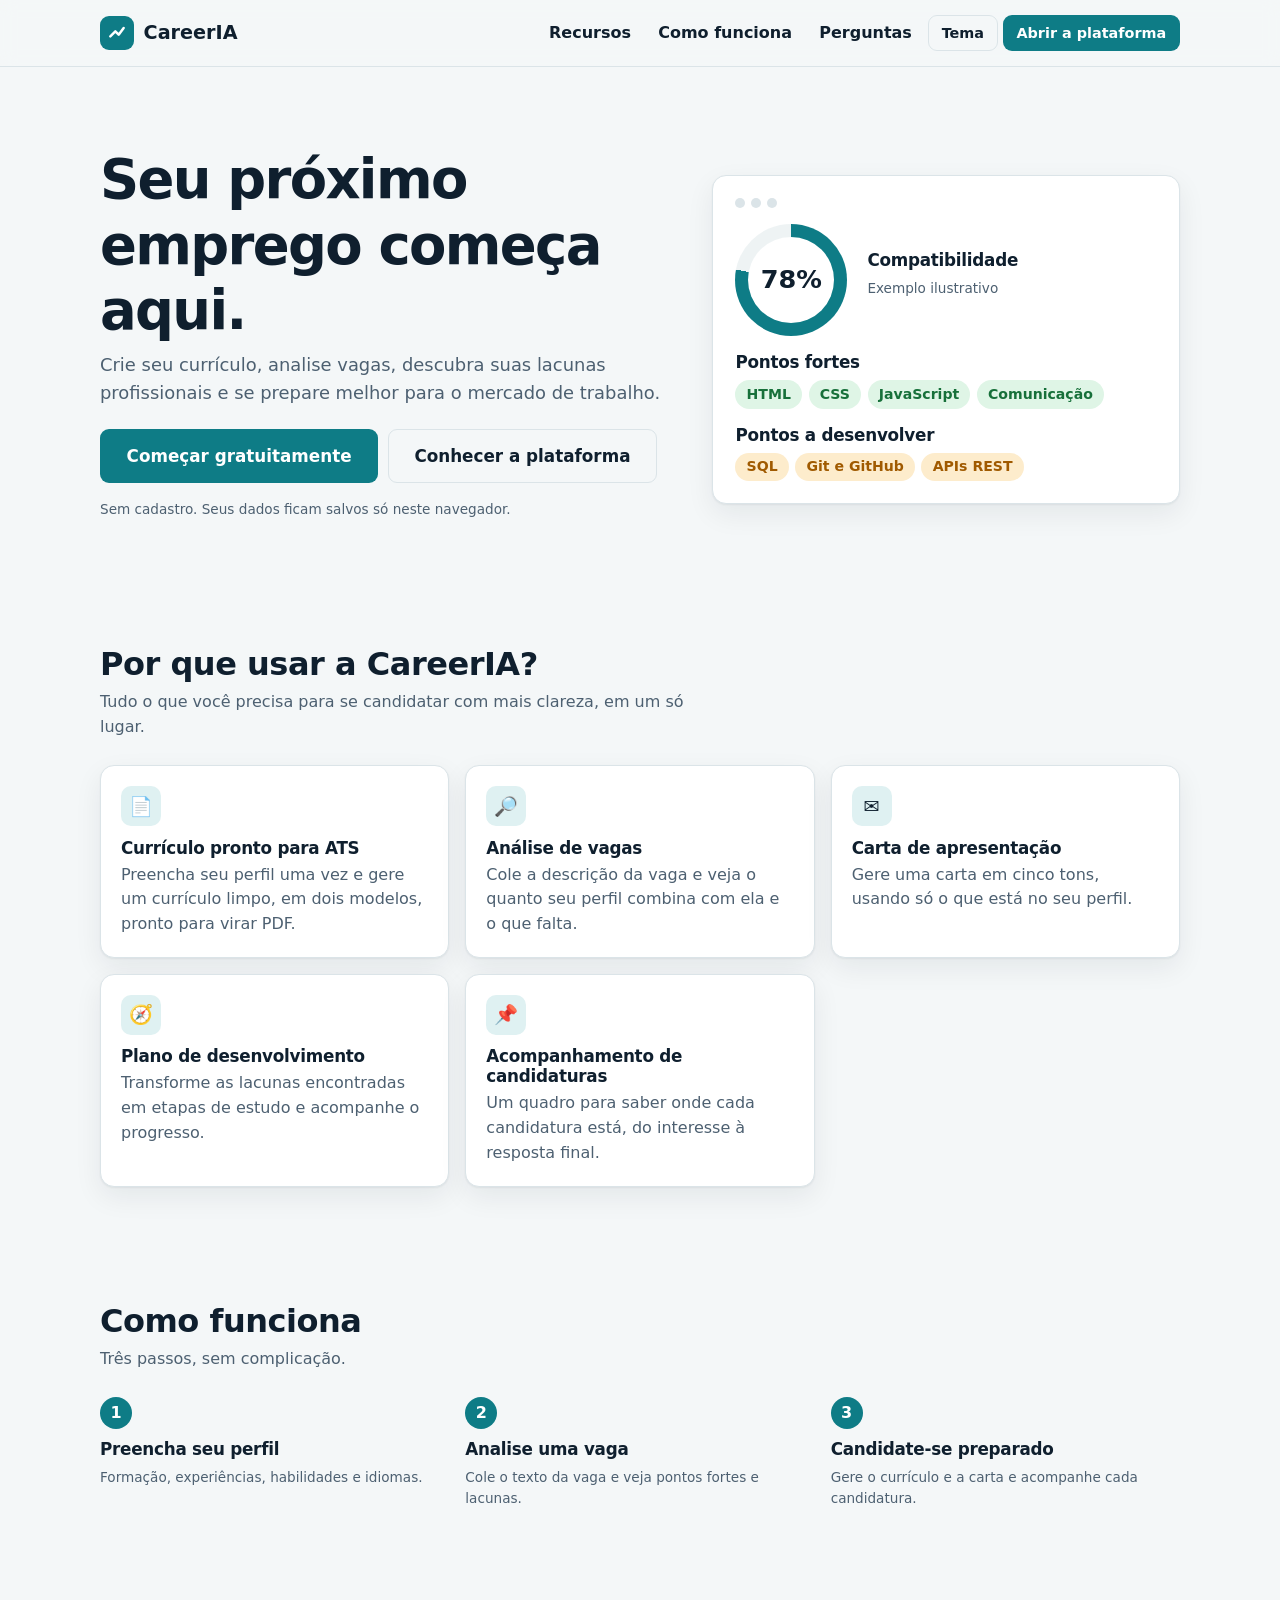
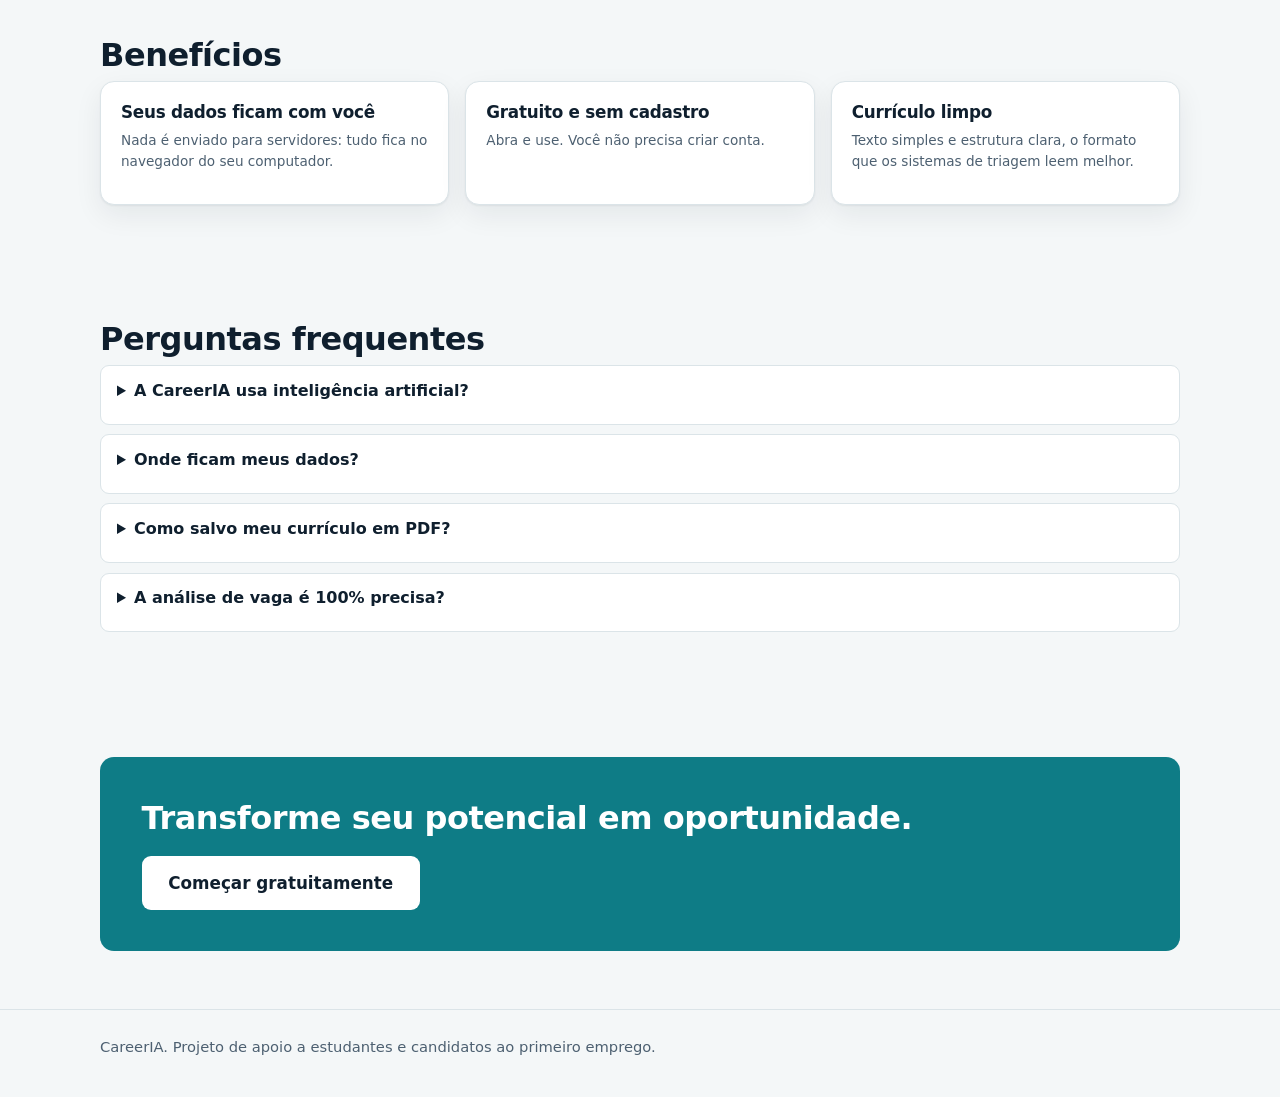
<file: App Dom Bosco/Index/careeria-simples/index.html>
<!doctype html>
<html lang="pt-BR">
<head>
  <meta charset="utf-8">
  <meta name="viewport" content="width=device-width, initial-scale=1">
  <title>CareerIA | Transforme seu potencial em oportunidade</title>
  <meta name="description" content="CareerIA: monte seu currículo, analise vagas, descubra o que estudar e acompanhe suas candidaturas em um só lugar.">
  <meta property="og:type" content="website">
  <meta property="og:title" content="CareerIA | Transforme seu potencial em oportunidade">
  <meta property="og:description" content="Currículo, análise de vagas, carta de apresentação, plano de estudos e controle de candidaturas para quem busca estágio ou primeiro emprego.">
  <meta property="og:locale" content="pt_BR">
  <link rel="icon" href="data:image/svg+xml,%3Csvg xmlns='http://www.w3.org/2000/svg' viewBox='0 0 64 64'%3E%3Crect width='64' height='64' rx='14' fill='%230e7c86'/%3E%3Cpath d='M18 40l10-10 8 8 12-14' fill='none' stroke='white' stroke-width='6' stroke-linecap='round' stroke-linejoin='round'/%3E%3C/svg%3E">
  <link rel="stylesheet" href="css/styles.css">
  <script>
    try {
      var t = localStorage.getItem('careeria:theme');
      if (!t) { t = window.matchMedia('(prefers-color-scheme: dark)').matches ? 'dark' : 'light'; }
      document.documentElement.setAttribute('data-theme', t);
    } catch (e) {}
  </script>
</head>
<body>
  <a class="skip-link" href="#main">Pular para o conteúdo</a>
  <div id="app"></div>
  <div id="toasts" class="toasts" aria-live="polite" aria-atomic="false"></div>

  <script src="js/store.js"></script>
  <script src="js/ui.js"></script>
  <script src="js/analyzer.js"></script>
  <script src="js/pages.js"></script>
  <script src="js/app.js"></script>
</body>
</html>
</file>
<file: App Dom Bosco/Index/careeria-simples/css/styles.css>
/* ==========================================================
   CareerIA - estilos
   Tokens de cor no topo; o tema escuro redefine os mesmos nomes.
   ========================================================== */

:root {
  --bg: #f4f7f8;
  --surface: #ffffff;
  --surface-2: #eef3f4;
  --text: #0f1f2e;
  --muted: #4d6071;
  --border: #dbe4e8;
  --primary: #0e7c86;
  --primary-strong: #0a5f67;
  --primary-soft: #dff1f2;
  --on-primary: #ffffff;
  --accent: #e8a33d;
  --success: #17703a;
  --success-soft: #dff5e6;
  --warn: #a05a00;
  --warn-soft: #fdeccc;
  --danger: #b42318;
  --danger-soft: #fde4e1;
  --shadow: 0 1px 2px rgba(15, 31, 46, .06), 0 10px 28px rgba(15, 31, 46, .07);
  --radius: 14px;
  --radius-sm: 9px;
  --font: ui-sans-serif, "Segoe UI Variable", "Segoe UI", system-ui, -apple-system, Roboto, "Helvetica Neue", Arial, sans-serif;
}

[data-theme="dark"] {
  --bg: #0a1620;
  --surface: #11222f;
  --surface-2: #162b3a;
  --text: #e7eef3;
  --muted: #9bb0bf;
  --border: #223a4b;
  --primary: #3fc1c9;
  --primary-strong: #6fd6dc;
  --primary-soft: #12363d;
  --on-primary: #06222a;
  --accent: #f0b556;
  --success: #5fd68a;
  --success-soft: #11321f;
  --warn: #f3b552;
  --warn-soft: #3a2a0c;
  --danger: #ff8a7d;
  --danger-soft: #3d1a17;
  --shadow: 0 1px 2px rgba(0, 0, 0, .4), 0 10px 28px rgba(0, 0, 0, .35);
}

*, *::before, *::after { box-sizing: border-box; }
html { scroll-behavior: smooth; }
body {
  margin: 0;
  font-family: var(--font);
  font-size: 16px;
  line-height: 1.55;
  color: var(--text);
  background: var(--bg);
  -webkit-font-smoothing: antialiased;
}
img, svg { max-width: 100%; }
h1, h2, h3, h4 { line-height: 1.2; letter-spacing: -0.015em; margin: 0 0 .5rem; }
h1 { font-size: clamp(1.7rem, 4vw, 2.2rem); }
h2 { font-size: 1.25rem; }
h3 { font-size: 1.05rem; }
p { margin: 0 0 .75rem; }
a { color: var(--primary-strong); }
small, .hint { color: var(--muted); font-size: .85rem; }
ul { margin: 0; padding-left: 1.1rem; }

:focus-visible { outline: 3px solid var(--accent); outline-offset: 2px; border-radius: 4px; }

.skip-link {
  position: absolute; left: .5rem; top: -4rem; z-index: 100;
  background: var(--primary); color: var(--on-primary);
  padding: .6rem 1rem; border-radius: var(--radius-sm); text-decoration: none;
}
.skip-link:focus { top: .5rem; }

.visually-hidden {
  position: absolute !important; width: 1px; height: 1px; overflow: hidden;
  clip: rect(0 0 0 0); white-space: nowrap;
}

/* ---------- Botões ---------- */
.btn {
  display: inline-flex; align-items: center; justify-content: center; gap: .45rem;
  min-height: 44px; padding: .6rem 1.15rem;
  border: 1px solid transparent; border-radius: var(--radius-sm);
  font: inherit; font-weight: 600; text-decoration: none; cursor: pointer;
  background: var(--primary); color: var(--on-primary);
  transition: background .15s ease, transform .1s ease;
}
.btn:hover { background: var(--primary-strong); }
.btn:active { transform: translateY(1px); }
.btn[disabled] { opacity: .6; cursor: progress; }
.btn--ghost { background: transparent; color: var(--text); border-color: var(--border); }
.btn--ghost:hover { background: var(--surface-2); }
.btn--danger { background: transparent; color: var(--danger); border-color: var(--border); }
.btn--danger:hover { background: var(--danger-soft); }
.btn--sm { min-height: 36px; padding: .3rem .8rem; font-size: .9rem; }
.btn--lg { min-height: 52px; padding: .8rem 1.6rem; font-size: 1.05rem; }
.btn-row { display: flex; flex-wrap: wrap; gap: .6rem; }

/* ---------- Cards e layout ---------- */
.card {
  background: var(--surface); border: 1px solid var(--border);
  border-radius: var(--radius); padding: 1.25rem; box-shadow: var(--shadow);
}
.stack { display: grid; gap: 1.1rem; }
.grid { display: grid; gap: 1rem; }
.grid--2 { grid-template-columns: repeat(2, minmax(0, 1fr)); }
.grid--3 { grid-template-columns: repeat(3, minmax(0, 1fr)); }
.grid--stats { grid-template-columns: repeat(auto-fit, minmax(150px, 1fr)); }

.page-head { margin-bottom: 1.25rem; }
.page-head p { color: var(--muted); max-width: 62ch; }

/* ---------- Formulários ---------- */
.field { display: grid; gap: .3rem; min-width: 0; }
.field--full { grid-column: 1 / -1; }
.field > span, .field > label { font-weight: 600; font-size: .92rem; }
input, select, textarea {
  width: 100%; font: inherit; color: var(--text);
  background: var(--surface); border: 1px solid var(--border);
  border-radius: var(--radius-sm); padding: .6rem .75rem; min-height: 44px;
}
textarea { resize: vertical; min-height: 96px; }
input:focus, select:focus, textarea:focus { border-color: var(--primary); }
fieldset.repeat {
  border: 1px solid var(--border); border-radius: var(--radius-sm);
  padding: 1rem; margin: 0 0 1rem; display: grid; gap: .9rem;
}
fieldset.repeat legend { font-weight: 700; padding: 0 .4rem; }

/* ---------- Componentes ---------- */
.badge {
  display: inline-block; padding: .15rem .65rem; border-radius: 999px;
  font-size: .82rem; font-weight: 600; background: var(--primary-soft); color: var(--primary-strong);
}
.badge--ok { background: var(--success-soft); color: var(--success); }
.badge--warn { background: var(--warn-soft); color: var(--warn); }

.progress { height: 10px; background: var(--surface-2); border-radius: 999px; overflow: hidden; }
.progress > i { display: block; height: 100%; background: var(--primary); border-radius: 999px; }

.stat { display: grid; gap: .15rem; }
.stat strong { font-size: 1.9rem; line-height: 1.1; }
.stat span { color: var(--muted); font-size: .9rem; }

.empty { text-align: center; padding: 2rem 1rem; }
.empty p { color: var(--muted); }

.list { list-style: none; padding: 0; margin: 0; display: grid; gap: .6rem; }
.list li {
  display: flex; align-items: center; justify-content: space-between; gap: .8rem; flex-wrap: wrap;
  padding: .75rem .9rem; border: 1px solid var(--border); border-radius: var(--radius-sm); background: var(--surface);
}
.list li > div { min-width: 0; }
.list .meta { color: var(--muted); font-size: .88rem; }

.chips { display: flex; flex-wrap: wrap; gap: .4rem; list-style: none; padding: 0; margin: 0; }
.chips li { padding: .2rem .7rem; border-radius: 999px; font-size: .88rem; font-weight: 600; }
.chips--ok li { background: var(--success-soft); color: var(--success); }
.chips--warn li { background: var(--warn-soft); color: var(--warn); }
.chips--neutral li { background: var(--surface-2); color: var(--text); }

.notice {
  padding: .8rem 1rem; border-radius: var(--radius-sm);
  background: var(--warn-soft); color: var(--text); border-left: 4px solid var(--accent);
}

.toasts { position: fixed; right: 1rem; bottom: 1rem; z-index: 200; display: grid; gap: .5rem; max-width: min(92vw, 360px); }
.toast {
  padding: .75rem 1rem; border-radius: var(--radius-sm); font-weight: 600;
  background: var(--text); color: var(--bg); box-shadow: var(--shadow);
  animation: toast-in .2s ease;
}
.toast--error { background: var(--danger); color: #fff; }
@keyframes toast-in { from { opacity: 0; transform: translateY(8px); } to { opacity: 1; transform: none; } }

/* ---------- Pontuação de compatibilidade ---------- */
.score-head { display: flex; align-items: center; gap: 1.25rem; flex-wrap: wrap; }
.score {
  --v: 0;
  width: 112px; height: 112px; border-radius: 50%; flex: none;
  display: grid; place-items: center;
  background: conic-gradient(var(--primary) calc(var(--v) * 1%), var(--surface-2) 0);
}
.score > span {
  width: 86px; height: 86px; border-radius: 50%; background: var(--surface);
  display: grid; place-items: center; font-size: 1.6rem; font-weight: 800;
}
.result-grid { display: grid; gap: 1rem; grid-template-columns: repeat(2, minmax(0, 1fr)); }
.kv { display: grid; gap: .35rem; margin: 0; }
.kv div { display: grid; grid-template-columns: 9rem 1fr; gap: .6rem; }
.kv dt { color: var(--muted); font-size: .9rem; }
.kv dd { margin: 0; }

/* ---------- Shell do app ---------- */
.shell { display: grid; grid-template-columns: 250px minmax(0, 1fr); min-height: 100vh; }
.sidebar {
  position: sticky; top: 0; height: 100vh; overflow-y: auto;
  background: var(--surface); border-right: 1px solid var(--border);
  padding: 1.1rem; display: flex; flex-direction: column; gap: 1.2rem;
}
.brand { display: inline-flex; align-items: center; gap: .6rem; font-weight: 800; font-size: 1.2rem; text-decoration: none; color: var(--text); }
.brand__mark { width: 34px; height: 34px; border-radius: 9px; background: var(--primary); display: grid; place-items: center; }
.nav { display: grid; gap: .25rem; }
.nav a {
  display: flex; align-items: center; gap: .65rem; padding: .6rem .75rem; min-height: 44px;
  border-radius: var(--radius-sm); text-decoration: none; color: var(--text); font-weight: 600;
}
.nav a:hover { background: var(--surface-2); }
.nav a[aria-current="page"] { background: var(--primary-soft); color: var(--primary-strong); }
.sidebar__foot { margin-top: auto; display: grid; gap: .5rem; }
.shell__main { min-width: 0; display: flex; flex-direction: column; }
.topbar {
  display: none; align-items: center; justify-content: space-between; gap: .6rem;
  padding: .6rem 1rem; background: var(--surface); border-bottom: 1px solid var(--border);
  position: sticky; top: 0; z-index: 30;
}
.content { padding: 1.75rem clamp(1rem, 3vw, 2.25rem) 3rem; max-width: 1100px; width: 100%; }

/* ---------- Kanban ---------- */
.board { display: grid; grid-auto-flow: column; grid-auto-columns: minmax(230px, 1fr); gap: .9rem; overflow-x: auto; padding-bottom: .75rem; }
.column { background: var(--surface-2); border-radius: var(--radius); padding: .8rem; min-height: 180px; }
.column.is-over { outline: 2px dashed var(--primary); }
.column h3 { display: flex; justify-content: space-between; align-items: center; font-size: .98rem; }
.count { background: var(--surface); border-radius: 999px; padding: 0 .55rem; font-size: .82rem; }
.column__list { display: grid; gap: .6rem; }
.app-card { background: var(--surface); border: 1px solid var(--border); border-radius: var(--radius-sm); padding: .75rem; display: grid; gap: .35rem; cursor: grab; }
.app-card strong { overflow-wrap: anywhere; }
.app-card .meta { color: var(--muted); font-size: .86rem; overflow-wrap: anywhere; }
.app-card select { min-height: 36px; padding: .25rem .5rem; font-size: .9rem; }
.empty-col { color: var(--muted); font-size: .88rem; margin: 0; }

/* ---------- Plano de estudos ---------- */
.step { display: grid; grid-template-columns: auto 1fr auto; gap: .8rem; align-items: start; }
.step input[type="checkbox"] { width: 22px; height: 22px; min-height: 0; margin-top: .15rem; }
.step.is-done h3 { text-decoration: line-through; color: var(--muted); }

/* ---------- Currículo e carta (também usados na impressão) ---------- */
.cv { background: #fff; color: #111; padding: 2.2rem; border: 1px solid var(--border); border-radius: var(--radius-sm); font-size: .95rem; line-height: 1.5; }
.cv h1 { font-size: 1.8rem; margin: 0; color: #111; }
.cv h2 { font-size: 1rem; margin: 1.2rem 0 .4rem; }
.cv p { margin: 0 0 .4rem; }
.cv ul { margin: .3rem 0 .6rem; }
.cv .cv-contact { color: #333; margin: .25rem 0 0; }
.cv .cv-item { margin-bottom: .7rem; }
.cv .cv-item-head { display: flex; justify-content: space-between; gap: 1rem; font-weight: 700; flex-wrap: wrap; }
.cv .cv-item-sub { color: #333; }
.cv--minimalista h2 { font-weight: 700; border-bottom: 1px solid #bbb; padding-bottom: .15rem; }
.cv--profissional { border-top: 8px solid #0e7c86; }
.cv--profissional h1 { color: #0a5f67; }
.cv--profissional h2 { color: #0a5f67; background: #e8f4f5; padding: .25rem .6rem; border-left: 4px solid #0e7c86; }
.letter { background: #fff; color: #111; padding: 2rem; border: 1px solid var(--border); border-radius: var(--radius-sm); line-height: 1.65; white-space: pre-wrap; }

.seg { display: inline-flex; border: 1px solid var(--border); border-radius: var(--radius-sm); overflow: hidden; }
.seg label { position: relative; }
.seg input { position: absolute; opacity: 0; inset: 0; min-height: 0; }
.seg span { display: block; padding: .55rem 1rem; font-weight: 600; cursor: pointer; }
.seg input:checked + span { background: var(--primary); color: var(--on-primary); }
.seg input:focus-visible + span { outline: 3px solid var(--accent); outline-offset: -3px; }

/* ---------- Landing ---------- */
.land-nav { position: sticky; top: 0; z-index: 40; background: color-mix(in srgb, var(--bg) 88%, transparent); backdrop-filter: blur(8px); border-bottom: 1px solid var(--border); }
.land-nav__in { max-width: 1120px; margin: 0 auto; padding: .7rem 1.25rem; display: flex; align-items: center; justify-content: space-between; gap: 1rem; }
.land-links { display: flex; gap: .3rem; align-items: center; flex-wrap: wrap; }
.land-links button.link { background: none; border: 0; font: inherit; font-weight: 600; color: var(--text); padding: .5rem .7rem; min-height: 44px; cursor: pointer; border-radius: var(--radius-sm); }
.land-links button.link:hover { background: var(--surface-2); }
.wrap { max-width: 1120px; margin: 0 auto; padding: 0 1.25rem; }
.hero { padding: clamp(2.5rem, 7vw, 5rem) 0 clamp(2rem, 5vw, 3.5rem); display: grid; grid-template-columns: 1.1fr .9fr; gap: 2.5rem; align-items: center; }
.hero h1 { font-size: clamp(2.1rem, 5.2vw, 3.4rem); letter-spacing: -0.03em; }
.hero__sub { font-size: 1.12rem; color: var(--muted); max-width: 52ch; margin-bottom: 1.4rem; }
.demo { padding: 1.4rem; }
.demo__bar { display: flex; gap: .35rem; margin-bottom: 1rem; }
.demo__bar i { width: 10px; height: 10px; border-radius: 50%; background: var(--border); }
.section { padding: clamp(2.2rem, 5vw, 3.6rem) 0; }
.section h2 { font-size: clamp(1.5rem, 3vw, 2rem); margin-bottom: .4rem; }
.section__lead { color: var(--muted); max-width: 60ch; margin-bottom: 1.6rem; }
.feature h3 { margin-bottom: .3rem; }
.feature p { color: var(--muted); margin: 0; }
.feature__ic { width: 40px; height: 40px; border-radius: 10px; background: var(--primary-soft); display: grid; place-items: center; font-size: 1.2rem; margin-bottom: .7rem; }
.steps { counter-reset: s; display: grid; gap: 1rem; grid-template-columns: repeat(3, minmax(0, 1fr)); list-style: none; padding: 0; margin: 0; }
.steps li { counter-increment: s; }
.steps li::before { content: counter(s); display: inline-grid; place-items: center; width: 32px; height: 32px; border-radius: 50%; background: var(--primary); color: var(--on-primary); font-weight: 800; margin-bottom: .6rem; }
.faq details { border: 1px solid var(--border); border-radius: var(--radius-sm); background: var(--surface); padding: .8rem 1rem; margin-bottom: .6rem; }
.faq summary { font-weight: 700; cursor: pointer; min-height: 32px; }
.faq details p { margin: .6rem 0 0; color: var(--muted); }
.cta { background: var(--primary); color: var(--on-primary); border-radius: var(--radius); padding: clamp(1.6rem, 4vw, 2.6rem); display: flex; align-items: center; justify-content: space-between; gap: 1.2rem; flex-wrap: wrap; }
.cta h2 { margin: 0; }
.cta .btn { background: var(--surface); color: var(--text); }
.land-foot { border-top: 1px solid var(--border); padding: 1.6rem 0 2.4rem; color: var(--muted); font-size: .92rem; }

/* ---------- Responsivo ---------- */
@media (max-width: 960px) {
  .hero { grid-template-columns: 1fr; }
  .steps { grid-template-columns: 1fr; }
  .grid--3 { grid-template-columns: repeat(2, minmax(0, 1fr)); }
}
@media (max-width: 860px) {
  .shell { grid-template-columns: 1fr; }
  .topbar { display: flex; }
  .sidebar {
    position: fixed; inset: 0 auto 0 0; width: min(82vw, 290px); height: 100vh; z-index: 60;
    transform: translateX(-102%); transition: transform .2s ease; box-shadow: var(--shadow);
  }
  body.menu-open .sidebar { transform: none; }
  body.menu-open::after { content: ""; position: fixed; inset: 0; background: rgba(0, 0, 0, .45); z-index: 50; }
}
@media (max-width: 640px) {
  .grid--2, .grid--3, .result-grid { grid-template-columns: 1fr; }
  .kv div { grid-template-columns: 1fr; gap: 0; }
  .cv, .letter { padding: 1.2rem; }
  .land-links .hide-sm { display: none; }
}
@media (prefers-reduced-motion: reduce) {
  * { animation: none !important; transition: none !important; scroll-behavior: auto !important; }
}

/* ---------- Impressão (exportar PDF) ---------- */
@media print {
  body * { visibility: hidden; }
  .print-area, .print-area * { visibility: visible; }
  .print-area { position: absolute; left: 0; top: 0; width: 100%; border: 0 !important; box-shadow: none !important; padding: 0 !important; }
  .cv--profissional { border-top: 0; }
  @page { margin: 16mm; }
}
</file>
